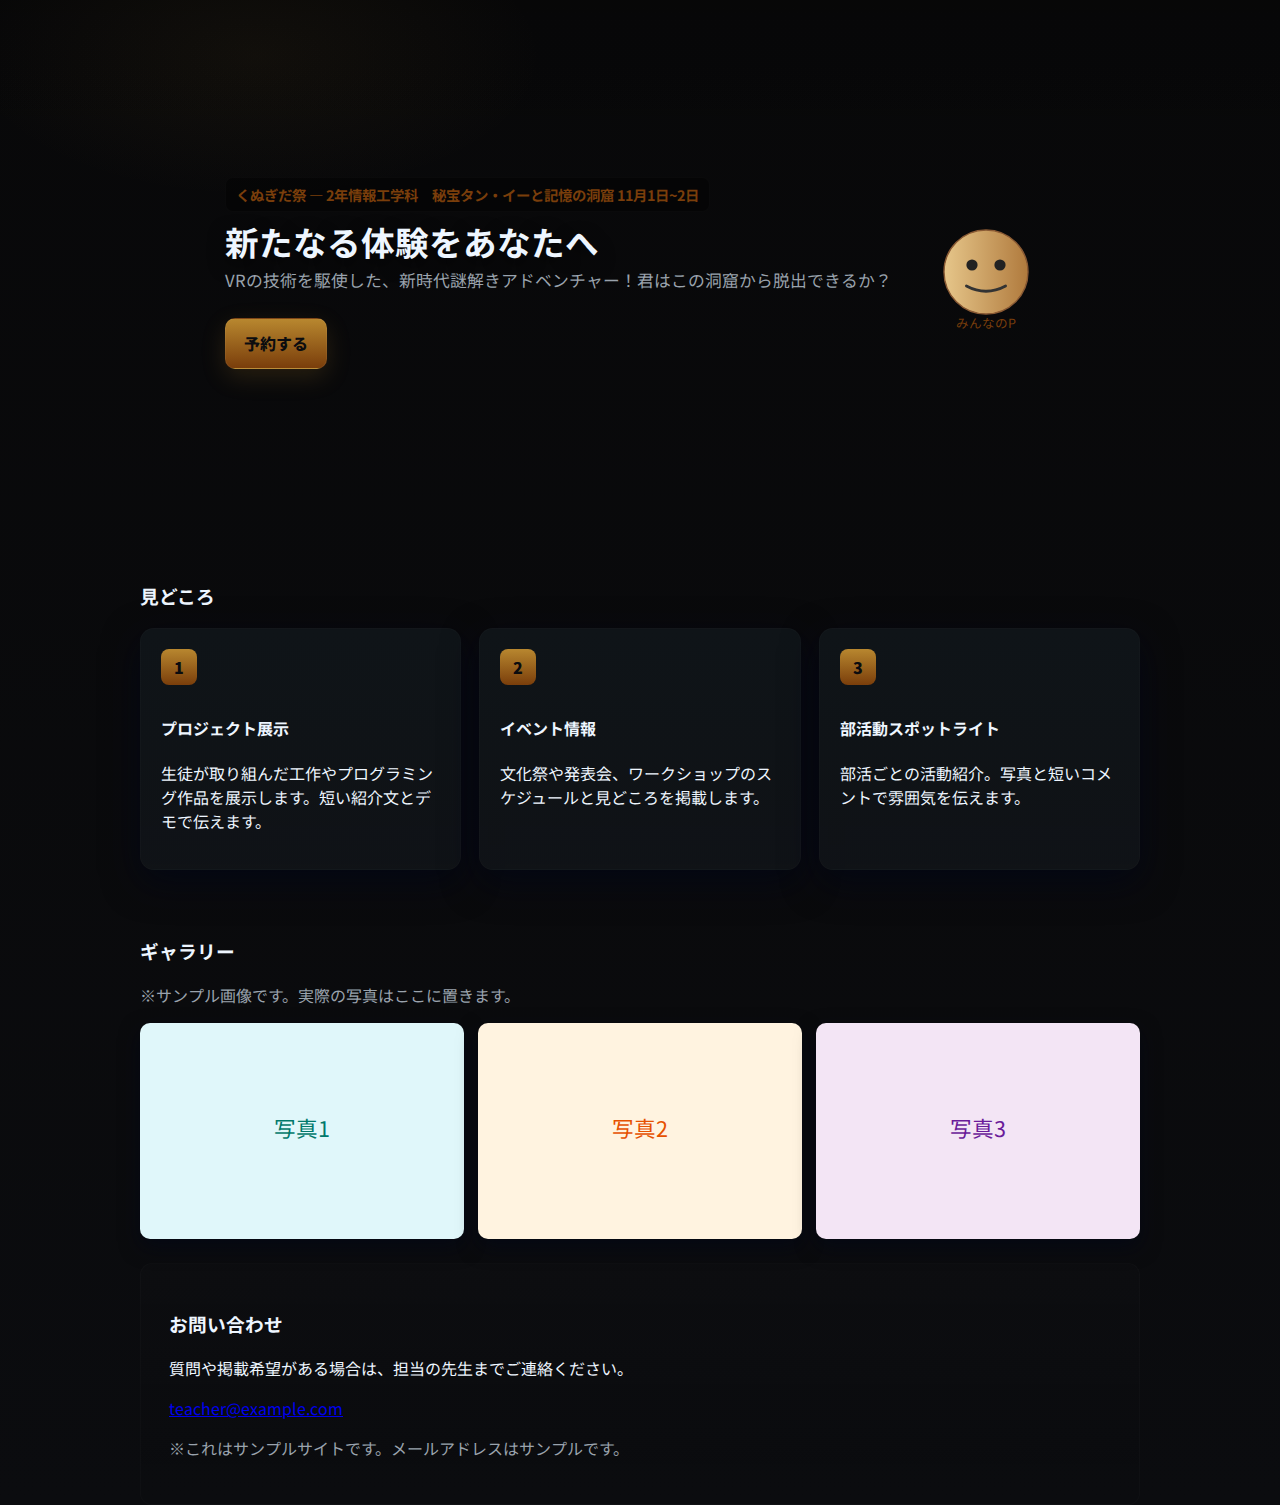
<file: docs/index.html>
<!doctype html>
<html lang="ja">
<head>
  <meta charset="utf-8" />
  <meta name="viewport" content="width=device-width,initial-scale=1" />
  <title>秘宝タン・イーと記憶の洞窟</title>
  <link rel="stylesheet" href="styles.css">
  <link rel="preconnect" href="https://fonts.googleapis.com">
  <link rel="preconnect" href="https://fonts.gstatic.com" crossorigin>
  <link href="https://fonts.googleapis.com/css2?family=Noto+Sans+JP:wght@400;700;900&family=Noto+Serif+JP:wght@400;700&display=swap" rel="stylesheet">
</head>
<body>
  <div id="shared-header" role="banner"></div>

  <main>
    <section class="hero">
      <div class="container hero-inner">
        <div>
          <h2>新たなる体験をあなたへ</h2>
          <p>VRの技術を駆使した、新時代謎解きアドベンチャー！君はこの洞窟から脱出できるか？</p>
          <p><a class="reserve-btn hero-reserve" href="https://machinohige.github.io/reservation" target="_blank" rel="noopener noreferrer" role="button" aria-label="展示の予約ページを開く（別タブ）">予約する</a></p>
        </div>
        <div class="mascot" title="クラスのマスコット">
          <!-- Simple SVG mascot to keep repo lightweight -->
          <svg width="180" height="180" viewBox="0 0 200 200" xmlns="http://www.w3.org/2000/svg" aria-hidden>
            <defs>
              <linearGradient id="g1" x1="0" x2="1">
                <stop offset="0" stop-color="#e6c68a" />
                <stop offset="1" stop-color="#b07a3d" />
              </linearGradient>
            </defs>
            <circle cx="100" cy="90" r="60" fill="url(#g1)" stroke="#8a5a34" stroke-width="2" />
            <circle cx="80" cy="80" r="8" fill="#222" />
            <circle cx="120" cy="80" r="8" fill="#222" />
            <path d="M72 110 Q100 125 128 110" stroke="#333" stroke-width="4" fill="none" stroke-linecap="round" />
            <text x="100" y="170" font-size="18" text-anchor="middle" fill="#c9a951">みんなのP</text>
          </svg>
        </div>
      </div>
    </section>

    <section id="features" class="container features">
      <h3>見どころ</h3>
      <div class="grid">
        <article class="card">
          <h4>プロジェクト展示</h4>
          <p>生徒が取り組んだ工作やプログラミング作品を展示します。短い紹介文とデモで伝えます。</p>
        </article>
        <article class="card">
          <h4>イベント情報</h4>
          <p>文化祭や発表会、ワークショップのスケジュールと見どころを掲載します。</p>
        </article>
        <article class="card">
          <h4>部活動スポットライト</h4>
          <p>部活ごとの活動紹介。写真と短いコメントで雰囲気を伝えます。</p>
        </article>
      </div>
    </section>

    <section id="gallery" class="container gallery">
      <h3>ギャラリー</h3>
      <p class="muted">※サンプル画像です。実際の写真はここに置きます。</p>
      <div class="photos">
        <div class="photo" tabindex="0" aria-label="サンプル写真1"><svg viewBox="0 0 300 200" preserveAspectRatio="xMidYMid slice"><rect width="300" height="200" fill="#e0f7fa" /><text x="50%" y="50%" alignment-baseline="middle" text-anchor="middle" fill="#00796b" font-size="20">写真1</text></svg></div>
        <div class="photo" tabindex="0" aria-label="サンプル写真2"><svg viewBox="0 0 300 200" preserveAspectRatio="xMidYMid slice"><rect width="300" height="200" fill="#fff3e0" /><text x="50%" y="50%" alignment-baseline="middle" text-anchor="middle" fill="#e65100" font-size="20">写真2</text></svg></div>
        <div class="photo" tabindex="0" aria-label="サンプル写真3"><svg viewBox="0 0 300 200" preserveAspectRatio="xMidYMid slice"><rect width="300" height="200" fill="#f3e5f5" /><text x="50%" y="50%" alignment-baseline="middle" text-anchor="middle" fill="#6a1b9a" font-size="20">写真3</text></svg></div>
      </div>
    </section>

    <section id="contact" class="container contact">
      <h3>お問い合わせ</h3>
      <p>質問や掲載希望がある場合は、担当の先生までご連絡ください。</p>
      <p><a href="mailto:teacher@example.com">teacher@example.com</a></p>
      <p class="muted">※これはサンプルサイトです。メールアドレスはサンプルです。</p>
    </section>
  </main>

  <div id="shared-footer" role="contentinfo"></div>

  <script src="script.js"></script>
</body>
</html>
</file>
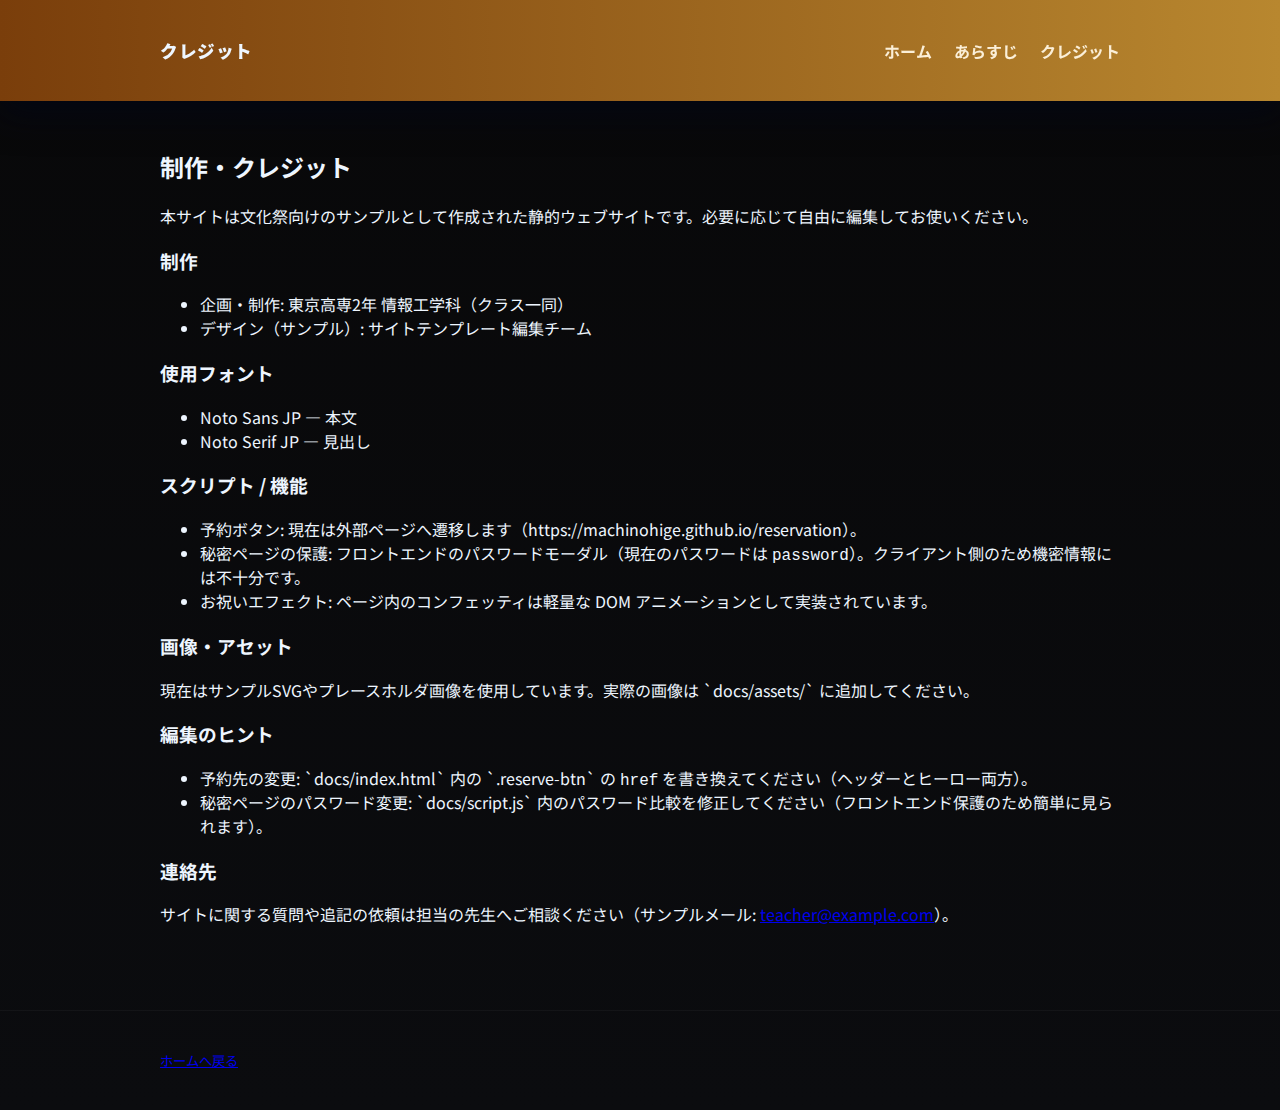
<file: docs/credits.html>
<!doctype html>
<html lang="ja">
<head>
  <meta charset="utf-8" />
  <meta name="viewport" content="width=device-width,initial-scale=1" />
  <title>クレジット — 秘宝タン・イーと記憶の洞窟</title>
  <link rel="stylesheet" href="styles.css">
  <link rel="preconnect" href="https://fonts.googleapis.com">
  <link rel="preconnect" href="https://fonts.gstatic.com" crossorigin>
  <link href="https://fonts.googleapis.com/css2?family=Noto+Sans+JP:wght@400;700;900&family=Noto+Serif+JP:wght@400;700&display=swap" rel="stylesheet">
</head>
<body>
  <header class="site-header">
    <div class="container">
      <h1 class="logo">クレジット</h1>
      <nav class="main-nav" aria-label="グローバルナビ">
        <a href="index.html">ホーム</a>
        <a href="summary.html">あらすじ</a>
        <a href="#credits">クレジット</a>
      </nav>
    </div>
  </header>

  <main class="container">
    <section id="credits" class="credits">
      <h2>制作・クレジット</h2>
      <p>本サイトは文化祭向けのサンプルとして作成された静的ウェブサイトです。必要に応じて自由に編集してお使いください。</p>

      <h3>制作</h3>
      <ul>
        <li>企画・制作: 東京高専2年 情報工学科（クラス一同）</li>
        <li>デザイン（サンプル）: サイトテンプレート編集チーム</li>
      </ul>

      <h3>使用フォント</h3>
      <ul>
        <li>Noto Sans JP — 本文</li>
        <li>Noto Serif JP — 見出し</li>
      </ul>

      <h3>スクリプト / 機能</h3>
      <ul>
        <li>予約ボタン: 現在は外部ページへ遷移します（https://machinohige.github.io/reservation）。</li>
        <li>秘密ページの保護: フロントエンドのパスワードモーダル（現在のパスワードは <code>password</code>）。クライアント側のため機密情報には不十分です。</li>
        <li>お祝いエフェクト: ページ内のコンフェッティは軽量な DOM アニメーションとして実装されています。</li>
      </ul>

      <h3>画像・アセット</h3>
      <p>現在はサンプルSVGやプレースホルダ画像を使用しています。実際の画像は `docs/assets/` に追加してください。</p>

      <h3>編集のヒント</h3>
      <ul>
        <li>予約先の変更: `docs/index.html` 内の `.reserve-btn` の <code>href</code> を書き換えてください（ヘッダーとヒーロー両方）。</li>
        <li>秘密ページのパスワード変更: `docs/script.js` 内のパスワード比較を修正してください（フロントエンド保護のため簡単に見られます）。</li>
      </ul>

      <h3>連絡先</h3>
      <p>サイトに関する質問や追記の依頼は担当の先生へご相談ください（サンプルメール: <a href="mailto:teacher@example.com">teacher@example.com</a>）。</p>
    </section>
  </main>

  <footer class="site-footer">
    <div class="container">
      <small><a href="index.html">ホームへ戻る</a></small>
    </div>
  </footer>

  <script src="script.js"></script>
</body>
</html>
</file>
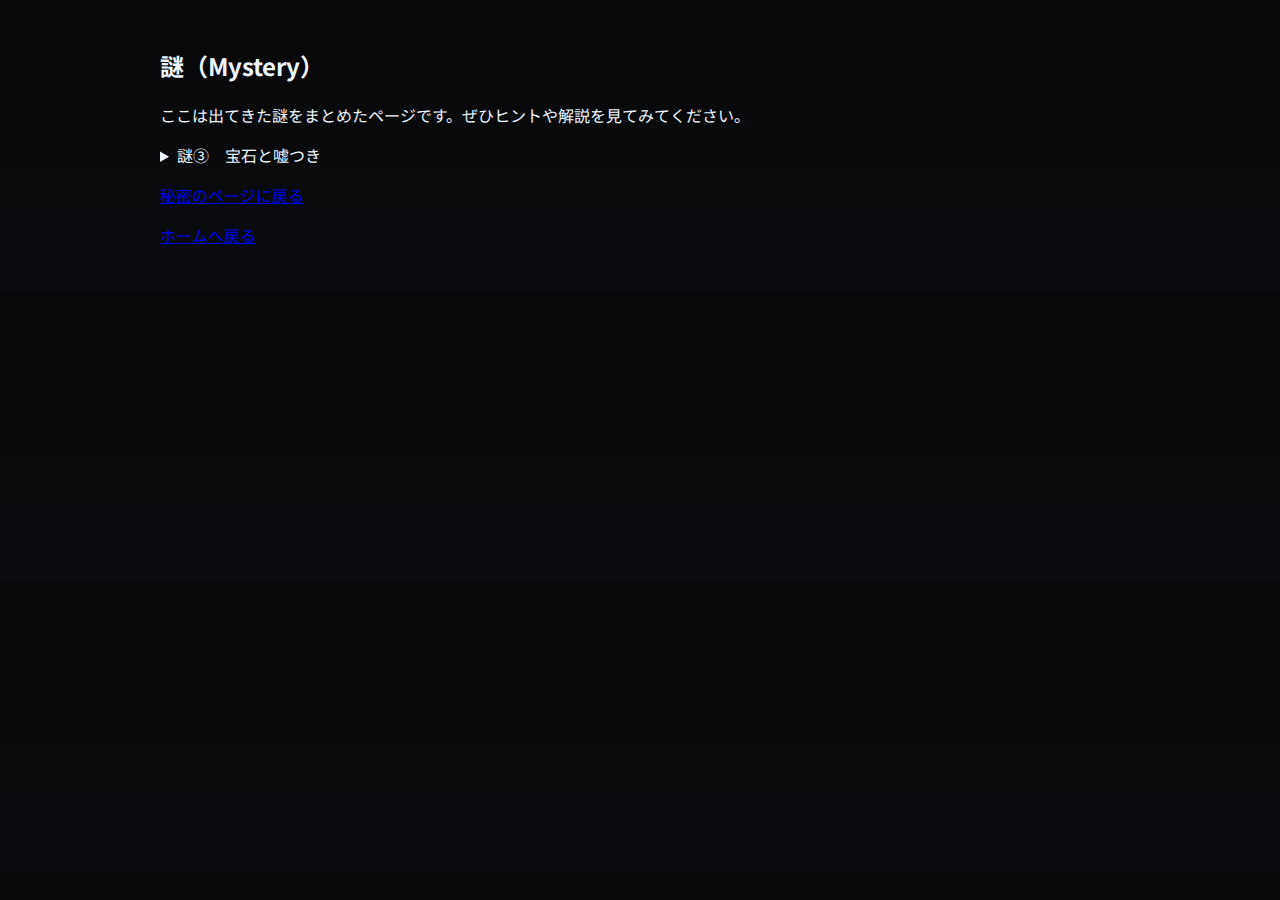
<file: docs/mystery.html>
<!doctype html>
<html lang="ja">

<head>
    <meta charset="utf-8">
    <meta name="viewport" content="width=device-width,initial-scale=1">
    <title>謎の一覧 — 秘宝タン・イーと記憶の洞窟</title>
    <link rel="stylesheet" href="styles.css">
    <link rel="preconnect" href="https://fonts.googleapis.com">
    <link rel="preconnect" href="https://fonts.gstatic.com" crossorigin>
    <link
        href="https://fonts.googleapis.com/css2?family=Noto+Sans+JP:wght@400;700;900&family=Noto+Serif+JP:wght@400;700&display=swap"
        rel="stylesheet">
</head>

<body>
    <div id="shared-header" role="banner"></div>

    <main class="container">
        <section>
            <h2>謎（Mystery）</h2>
            <p>ここは出てきた謎をまとめたページです。ぜひヒントや解説を見てみてください。</p>

            <div class="accordion" role="tablist" aria-label="宝石と嘘つき">
                <details>
                    <summary id="section-gem-liar">謎③　宝石と嘘つき</summary>
                    <div class="panel-content" role="region" aria-labelledby="section-gem-liar">
                        <p>むかしむかし、うっそうとした山のふもとに小さな村がありました。周囲は熱帯雨林に覆われ、都市に通じる道は砂利の細い道、ただ一つ。外部からの人の出入りはほとんどありませんでした。
                            村では今日も、鳥がさえずり、葉がそよ風にあおられ、沢の水がしたたり、蝶が宙を舞っていました。
                            そのとき突然、大きな声が村の中をこだましました。</p>

                        <p>「たいへんだ！宝石がなくなった！」</p>

                        <p>村人たちは驚き、慌てふためきながら家をとび出しました。平穏な時間が流れていた村は、すぐに、緊迫した、ピリピリした、そのような空気に包まれました。
                            一体何が起きたのか。それはすぐに明らかになりました。村で大切にされてきた宝石がなくなっていたのです。
                            すぐに、村の中心にある、丸太で建てられた古めかしい会議所で、臨時の会議が執り行われました。目的はただ一つ。宝石が何故なくなったかを特定するためです。</p>

                        <p>しばらくするうちに、宝石は盗まれたらしいということが分かり、容疑者が４人にしぼられました。兵士Aと、細工師Bと、研究家Cと、坑夫Dです。しかし、彼らにもいいぶんはあります。勝手に犯人にされても困りますからね。
                        </p>

                        <p>彼らのやり取りは次のとおりでした。</p>

                        <p>兵士A「パスワードを知っているのは細工師だけだ。細工師が犯人に違いない！」</p>
                        <p>細工師B「朝に宝石を磨きに行ったき、夜にAと酒屋で飲んだんだけど。ごめん。二日酔いで昨日のことはあまり思い出せないんだ。すまない。」
                        </p>
                        <p>研究家C「私はきのうの朝に坑道の調査をしていました。その後、昼にBと酒屋でずっと飲んでいました。普段飲まないのにあんなに酔っぱらっていたから何もできないと思います。」
                        </p>
                        <p>坑夫D「朝に研究家の調査の手伝いをしたぜ。ああ、そういえば昼にAが坑道の前にいたのが気になったぜ。」</p>
                        <p>兵士A「昼に神父様から頼まれて宝石の警備を同僚としていた。警備の前に宝石を確認したが、盗まれていなかった。」
                        </p>

                        <p>だれの言葉がほんとうなのか、村人たちにはさっぱりわかりません。そのとき兵士Aがいいました。 「神父さまに神の導きをたのんではどうだろう。」</p>

                        <p>神父は目をとじ、手をあわせて祈りました。すると、不思議な光が屋根からさしこみ、ひとりの人物を照らしました。――それは、研究家Cでした。</p>

                        <p>「神さまのお告げです。犯人は研究家Cです。」神父のことばに村人たちはおどろきました。研究家Cは顔をまっ赤にしてさけびました。「ちがう！　僕じゃない！」けれども神父はおごそかに言いました。「これは神の導きなのです。」
                        </p>

                        <p>すると研究家Cは急に走りだし、坑道へとにげこみました。手にしていたタン・イーの力で大きな門をかたく閉ざし、村人たちが入れないようにしてしまいました。村人たちはどうしたらよいか分からず、ただ立ちつくすだけでした。
                        </p>

                                                <p>村人たちにはわかっていませんでした。<br>「神の導き」とは、ただ従えばよいものではなく、それをどのよういかせるかが大切であると。</p>

                                                <div class="nazo-images" style="display:flex;gap:12px;flex-wrap:wrap;margin-top:18px;">
                                                    <img src="assets/nazo-3-1.png" alt="謎3-1" style="width:48%;max-width:360px;height:auto;border-radius:8px;border:1px solid rgba(255,255,255,0.04);box-shadow:var(--shadow-soft)" />
                                                    <img src="assets/nazo-3-2.png" alt="謎3-2" style="width:48%;max-width:360px;height:auto;border-radius:8px;border:1px solid rgba(255,255,255,0.04);box-shadow:var(--shadow-soft)" />
                                                </div>
                    </div>
                </details>
            </div>


            <p><a href="secret.html">秘密のページに戻る</a></p>
            <p><a href="index.html">ホームへ戻る</a></p>
        </section>
    </main>

    <div id="shared-footer" role="contentinfo"></div>

    <script src="script.js"></script>
</body>

</html>
</file>
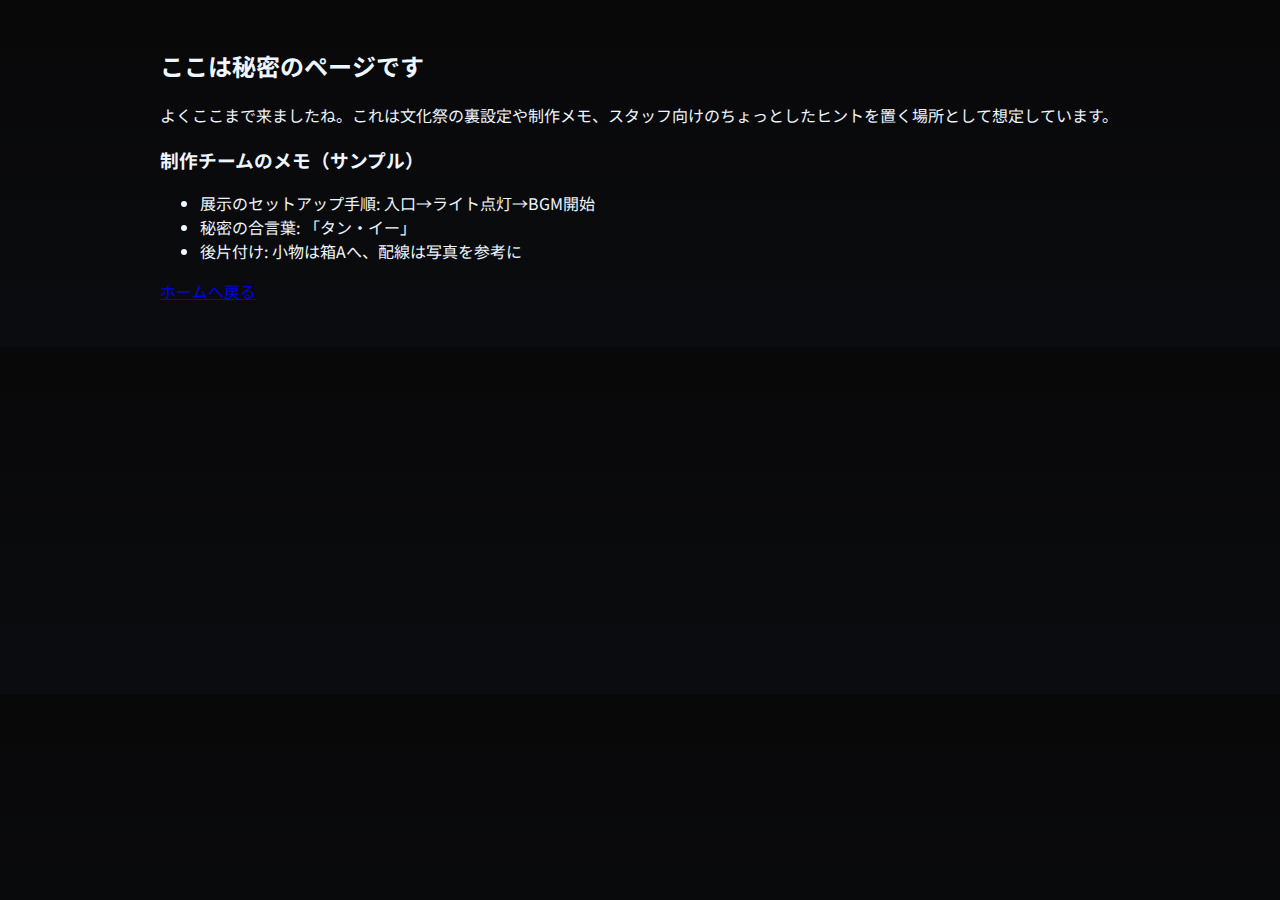
<file: docs/secret.html>
<!doctype html>
<html lang="ja">
<head>
  <meta charset="utf-8">
  <meta name="viewport" content="width=device-width,initial-scale=1">
  <title>秘密のページ — 秘宝タン・イー</title>
  <link rel="stylesheet" href="styles.css">
  <link rel="preconnect" href="https://fonts.googleapis.com">
  <link rel="preconnect" href="https://fonts.gstatic.com" crossorigin>
  <link href="https://fonts.googleapis.com/css2?family=Noto+Sans+JP:wght@400;700;900&family=Noto+Serif+JP:wght@400;700&display=swap" rel="stylesheet">
</head>
<body>
  <div id="shared-header" role="banner"></div>

  <main class="container">
    <section>
      <h2>ここは秘密のページです</h2>
      <p>よくここまで来ましたね。これは文化祭の裏設定や制作メモ、スタッフ向けのちょっとしたヒントを置く場所として想定しています。</p>
      <h3>制作チームのメモ（サンプル）</h3>
      <ul>
        <li>展示のセットアップ手順: 入口→ライト点灯→BGM開始</li>
        <li>秘密の合言葉: 「タン・イー」</li>
        <li>後片付け: 小物は箱Aへ、配線は写真を参考に</li>
      </ul>
      <p><a href="index.html">ホームへ戻る</a></p>
    </section>
  </main>

  <div id="shared-footer" role="contentinfo"></div>

  <script src="script.js"></script>
</body>
</html>
</file>
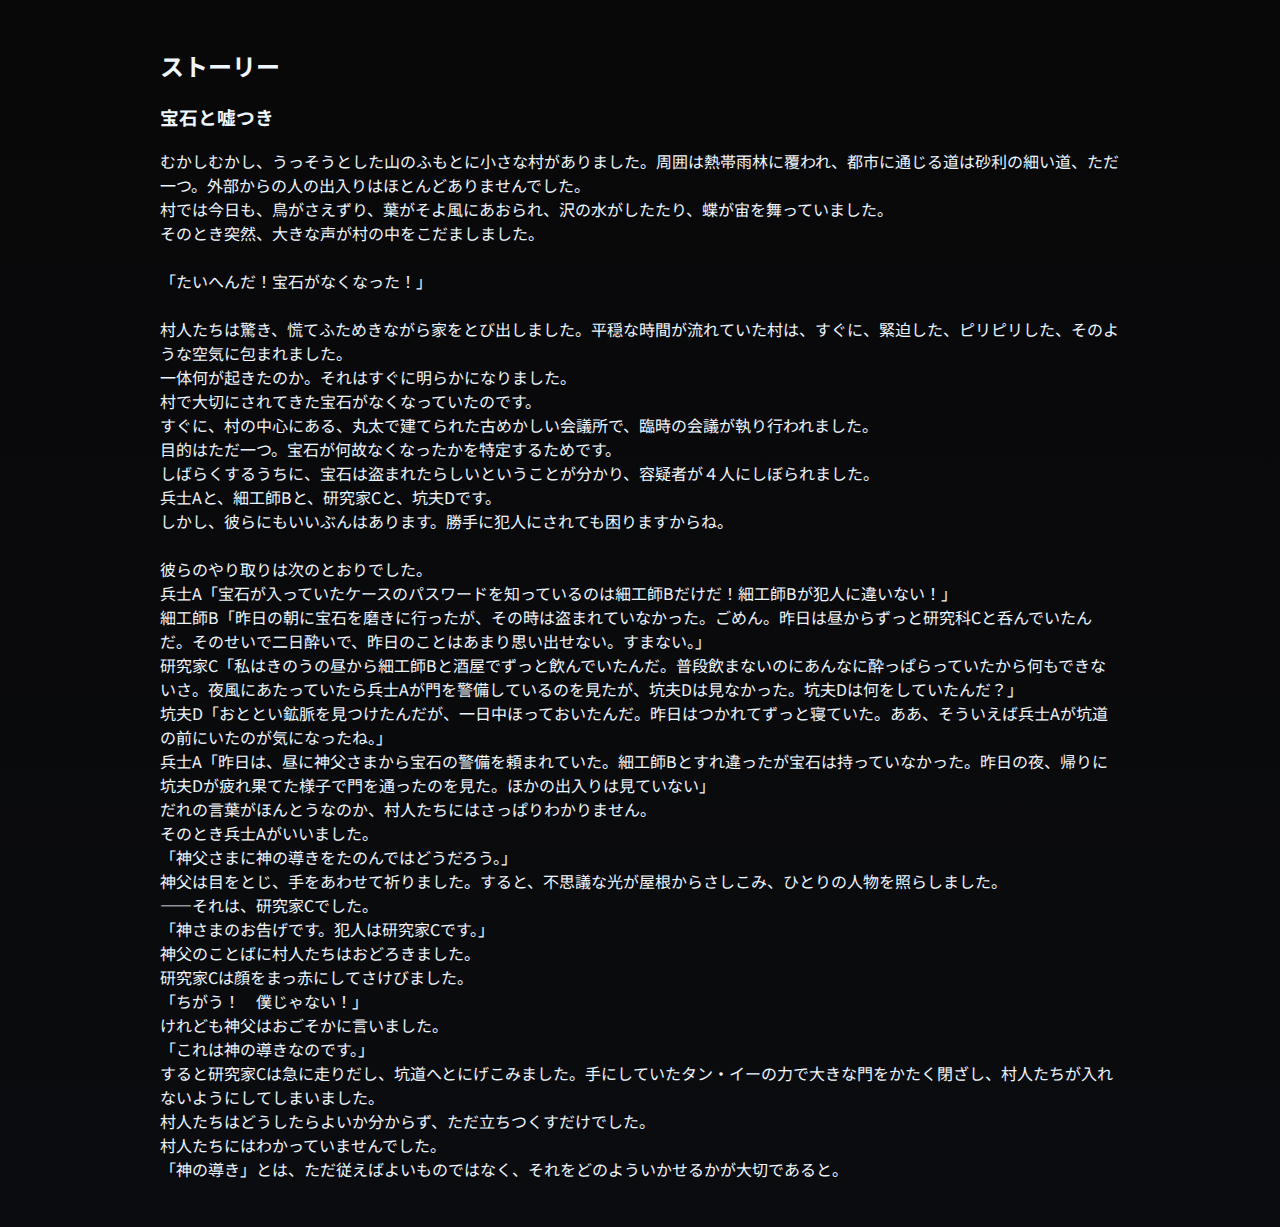
<file: docs/summary.html>
<!doctype html>
<html lang="ja">

<head>
  <meta charset="utf-8">
  <meta name="viewport" content="width=device-width,initial-scale=1">
  <title>あらすじ — 秘宝タン・イーと記憶の洞窟</title>
  <link rel="stylesheet" href="styles.css">
  <link rel="preconnect" href="https://fonts.googleapis.com">
  <link rel="preconnect" href="https://fonts.gstatic.com" crossorigin>
  <link
    href="https://fonts.googleapis.com/css2?family=Noto+Sans+JP:wght@400;700;900&family=Noto+Serif+JP:wght@400;700&display=swap"
    rel="stylesheet">
</head>

<body>
  <div id="shared-header" role="banner"></div>

  <main class="container">
    <section class="summary">
      <h2>ストーリー</h2>
      <h3>宝石と嘘つき</h3>
      <p>むかしむかし、うっそうとした山のふもとに小さな村がありました。周囲は熱帯雨林に覆われ、都市に通じる道は砂利の細い道、ただ一つ。外部からの人の出入りはほとんどありませんでした。<br>
        村では今日も、鳥がさえずり、葉がそよ風にあおられ、沢の水がしたたり、蝶が宙を舞っていました。<br>
        そのとき突然、大きな声が村の中をこだましました。<br><br>

        「たいへんだ！宝石がなくなった！」<br><br>

        村人たちは驚き、慌てふためきながら家をとび出しました。平穏な時間が流れていた村は、すぐに、緊迫した、ピリピリした、そのような空気に包まれました。<br>
        一体何が起きたのか。それはすぐに明らかになりました。<br>
        村で大切にされてきた宝石がなくなっていたのです。<br>
        すぐに、村の中心にある、丸太で建てられた古めかしい会議所で、臨時の会議が執り行われました。<br>
        目的はただ一つ。宝石が何故なくなったかを特定するためです。<br>
        しばらくするうちに、宝石は盗まれたらしいということが分かり、容疑者が４人にしぼられました。<br>
        兵士Aと、細工師Bと、研究家Cと、坑夫Dです。<br>
        しかし、彼らにもいいぶんはあります。勝手に犯人にされても困りますからね。<br><br>

        彼らのやり取りは次のとおりでした。<br>
        兵士A「宝石が入っていたケースのパスワードを知っているのは細工師Bだけだ！細工師Bが犯人に違いない！」<br>
        細工師B「昨日の朝に宝石を磨きに行ったが、その時は盗まれていなかった。ごめん。昨日は昼からずっと研究科Cと呑んでいたんだ。そのせいで二日酔いで、昨日のことはあまり思い出せない。すまない。」<br>
        研究家C「私はきのうの昼から細工師Bと酒屋でずっと飲んでいたんだ。普段飲まないのにあんなに酔っぱらっていたから何もできないさ。夜風にあたっていたら兵士Aが門を警備しているのを見たが、坑夫Dは見なかった。坑夫Dは何をしていたんだ？」<br>
        坑夫D「おととい鉱脈を見つけたんだが、一日中ほっておいたんだ。昨日はつかれてずっと寝ていた。ああ、そういえば兵士Aが坑道の前にいたのが気になったね。」<br>
        兵士A「昨日は、昼に神父さまから宝石の警備を頼まれていた。細工師Bとすれ違ったが宝石は持っていなかった。昨日の夜、帰りに坑夫Dが疲れ果てた様子で門を通ったのを見た。ほかの出入りは見ていない」<br>
        だれの言葉がほんとうなのか、村人たちにはさっぱりわかりません。<br>
        そのとき兵士Aがいいました。<br>
        「神父さまに神の導きをたのんではどうだろう。」<br>
        神父は目をとじ、手をあわせて祈りました。すると、不思議な光が屋根からさしこみ、ひとりの人物を照らしました。<br>
        ――それは、研究家Cでした。<br>
        「神さまのお告げです。犯人は研究家Cです。」<br>
        神父のことばに村人たちはおどろきました。<br>
        研究家Cは顔をまっ赤にしてさけびました。<br>
        「ちがう！　僕じゃない！」<br>
        けれども神父はおごそかに言いました。<br>
        「これは神の導きなのです。」<br>
        すると研究家Cは急に走りだし、坑道へとにげこみました。手にしていたタン・イーの力で大きな門をかたく閉ざし、村人たちが入れないようにしてしまいました。<br>
        村人たちはどうしたらよいか分からず、ただ立ちつくすだけでした。<br>
        村人たちにはわかっていませんでした。<br>
        「神の導き」とは、ただ従えばよいものではなく、それをどのよういかせるかが大切であると。</p>
      <h3></h3>
    </section>
  </main>

  <div id="shared-footer" role="contentinfo"></div>

  <script src="script.js"></script>
</body>

</html>
</file>
<file: docs/styles.css>
:root{
  /* Dark, dramatic "adventure" palette */
  --bg: #0b0c0f; /* deep near-black */
  --card: #0f1418; /* slightly lighter card */
  --muted: #9aa3ad; /* cool gray for secondary text */
  --text: #eef6ff; /* off-white for main text */
  --accent: #b8872f; /* warm gold */
  --accent-2: #7a3e0b; /* deep amber / burnt sienna */
  --glass: rgba(255,255,255,0.03);
  --shadow: 0 12px 36px rgba(2,6,23,0.7);
  font-size:16px;
}
*{box-sizing:border-box}
body{font-family:"Noto Sans JP", system-ui, -apple-system, "Segoe UI", Roboto, "Helvetica Neue", Arial; background:linear-gradient(180deg, #080809 0%, var(--bg) 100%); color:var(--text); margin:0; -webkit-font-smoothing:antialiased}
.container{max-width:1000px;padding:28px 20px;margin:0 auto}
.site-header{background:linear-gradient(90deg,var(--accent-2),var(--accent));color:var(--text);padding:14px 0;box-shadow:var(--shadow)}
.site-header .container{display:flex;align-items:center;justify-content:space-between}
.logo{font-weight:900;margin:0;font-size:1.1rem;letter-spacing:0.6px}
.reserve-btn{margin-left:18px;display:inline-block;padding:10px 14px;border-radius:10px;background:linear-gradient(180deg,var(--accent),var(--accent-2));color:#0b0c0f;font-weight:800;text-decoration:none;box-shadow:0 8px 24px rgba(184,131,47,0.18);border:1px solid rgba(255,255,255,0.05)}
.reserve-btn:focus,.reserve-btn:hover{transform:translateY(-3px);box-shadow:0 14px 36px rgba(122,62,11,0.32)}
nav a{color:rgba(255,246,225,0.95);text-decoration:none;margin-left:18px;font-weight:700}

/* hero-specific reserve button tweaks */
.hero .reserve-btn{margin-left:0;margin-top:12px;padding:12px 18px;font-size:1rem}

@media (max-width:760px){
  .hero .reserve-btn{width:86%;max-width:320px}
}
.hero{padding:48px 0}
.hero-inner{display:flex;gap:24px;align-items:center}
.hero h2{margin:0 0 10px;font-size:1.8rem;color:var(--text);text-shadow:0 6px 18px rgba(0,0,0,0.6)}
.hero p{margin:0 0 12px;color:var(--muted);line-height:1.6}
.cta{display:inline-block;background:linear-gradient(180deg,var(--accent),var(--accent-2));color:#0b0c0f;padding:10px 16px;border-radius:12px;text-decoration:none;font-weight:800;box-shadow:0 10px 24px rgba(184,131,47,0.18)}
.mascot{display:flex;align-items:center;justify-content:center}
.features{padding:24px 0}
.features h3{margin-top:0;color:var(--text)}
.grid{display:grid;grid-template-columns:repeat(auto-fit,minmax(220px,1fr));gap:18px}
.card{background:linear-gradient(180deg,var(--card), rgba(17,20,24,0.9));padding:16px;border-radius:12px;box-shadow:var(--shadow);border:1px solid rgba(255,255,255,0.02)}
.gallery{padding:24px 0}
.muted{color:var(--muted)}
.photos{display:grid;grid-template-columns:repeat(auto-fit,minmax(140px,1fr));gap:12px}
.photo{background:linear-gradient(180deg, rgba(255,255,255,0.02), rgba(255,255,255,0.01));border-radius:10px;overflow:hidden;cursor:pointer;display:flex;align-items:center;justify-content:center;padding:6px;box-shadow:0 8px 20px rgba(2,6,23,0.6);transition:transform .18s ease, box-shadow .18s ease}
.photo:focus,.photo:hover{transform:translateY(-6px);box-shadow:0 18px 42px rgba(2,6,23,0.75)}
.contact{padding:24px 0}
.site-footer{border-top:1px solid rgba(255,255,255,0.04);padding:12px 0;margin-top:40px;background:transparent}
.site-footer .container{display:flex;align-items:center;justify-content:space-between}
.mini{background:transparent;border:1px solid rgba(255,255,255,0.04);padding:6px 10px;border-radius:8px;color:var(--text);cursor:pointer}

/* responsive tweaks */
@media (max-width:760px){
  .hero-inner{flex-direction:column;text-align:center}
  nav a{margin-left:10px}
}

/* small playful confetti pieces (JS will add them) */
.confetti-piece{position:fixed;width:10px;height:14px;pointer-events:none;z-index:9999;border-radius:2px;opacity:0.95}

/* Mobile / hamburger menu styles */
.menu-toggle{display:none;border:0;background:transparent;color:var(--text);font-size:22px;padding:8px 10px;border-radius:8px;cursor:pointer}
.main-nav a{color:rgba(255,246,225,0.95);text-decoration:none;margin-left:18px;font-weight:700}

/* mobile: hide desktop nav, show hamburger */
@media (max-width:760px){
  .main-nav{display:none}
  .menu-toggle{display:inline-block}
  .reserve-btn{margin-left:8px}
}

/* mobile nav overlay */
.mobile-nav{position:fixed;inset:0;display:flex;align-items:flex-start;justify-content:center;padding-top:64px;padding-left:18px;padding-right:18px;background:rgba(2,6,23,0.85);backdrop-filter:blur(6px);opacity:0;pointer-events:none;transition:opacity .2s ease, transform .22s ease;transform:translateY(-6%);z-index:180}
.mobile-nav.open{opacity:1;pointer-events:auto;transform:translateY(0)}
.mobile-nav-inner{max-width:420px;width:100%;background:linear-gradient(180deg,#0b0c0f,#111418);border-radius:12px;padding:20px;border:1px solid rgba(255,255,255,0.03);box-shadow:0 18px 48px rgba(2,6,23,0.8)}
.mobile-nav nav{display:flex;flex-direction:column;gap:12px;margin-top:6px}
.mobile-nav a{color:var(--text);text-decoration:none;padding:12px 14px;border-radius:8px;background:rgba(255,255,255,0.02);font-weight:700}
.mobile-close{position:absolute;right:22px;top:22px;background:transparent;border:0;color:var(--muted);font-size:20px;cursor:pointer}

/* Ensure mascot and hero scale nicely on narrow devices */
.mascot svg{max-width:140px;height:auto}


/* ---------- Festival / 文化祭 layout polish ---------- */
/* Make header sticky so reservation button is always reachable */
.site-header{position:sticky;top:0;z-index:60;padding-top:10px;padding-bottom:10px}
.site-header .container{align-items:center;gap:12px}

/* Emphasize hero for event landing */
.hero{padding:56px 0;min-height:62vh;display:flex;align-items:center}
.hero-inner{align-items:center}
.hero{background-image: radial-gradient(ellipse at 20% 10%, rgba(186,142,56,0.06), transparent 20%), linear-gradient(180deg, rgba(0,0,0,0.18), transparent 30%)}
.hero h2{font-size:2.1rem;line-height:1.05;margin-bottom:8px}
.hero p{font-size:1.05rem}

/* Add event meta ribbon in the hero using pseudo-element */
.hero .container > div:first-child{position:relative}
.hero .container > div:first-child::before{
  content: "くぬぎだ祭 — 2年情報工学科　秘宝タン・イーと記憶の洞窟 11月1日~2日";
  display:inline-block;padding:6px 10px;border-radius:8px;background:rgba(0,0,0,0.35);color:var(--accent-2);font-weight:700;margin-bottom:12px;border:1px solid rgba(255,255,255,0.02);font-size:0.9rem
}

/* Make mascot slightly darker to fit the mood (targets inline svg shapes) */
.mascot svg circle:first-of-type{fill:linear-gradient(#603913,#b8872f)}
.mascot svg text{fill:var(--accent-2)}

/* Feature cards: numbered badges and stronger spacing */
.card{padding:20px;border-radius:14px}
.card::before{content:counter(card);counter-increment:card;display:inline-flex;align-items:center;justify-content:center;width:36px;height:36px;border-radius:8px;margin-bottom:10px;background:linear-gradient(180deg,var(--accent),var(--accent-2));color:#0b0c0f;font-weight:900}
.grid{counter-reset:card}

/* Gallery: larger preview feel and overlay caption */
.photos{grid-template-columns:repeat(auto-fit,minmax(200px,1fr));gap:14px}
.photo{position:relative;padding:0}
.photo svg, .photo img{width:100%;height:100%;display:block}
.photo::after{content:"拡大して見る";position:absolute;left:50%;top:50%;transform:translate(-50%,-50%);background:rgba(10,10,10,0.5);color:var(--text);padding:6px 10px;border-radius:8px;opacity:0;transition:opacity .18s ease}
.photo:hover::after,.photo:focus::after{opacity:1}

/* Contact: make it look like a reservation info panel */
.contact{background:linear-gradient(180deg, rgba(255,255,255,0.01), rgba(255,255,255,0.00));padding:28px;border-radius:12px;border:1px solid rgba(255,255,255,0.02)}

/* Modal styles (injected by JS) */
.modal-backdrop{position:fixed;inset:0;background:rgba(2,6,23,0.7);display:flex;align-items:center;justify-content:center;z-index:200}
.modal{background:linear-gradient(180deg,#0f1214,#111418);padding:20px;border-radius:12px;max-width:520px;width:92%;box-shadow:0 20px 60px rgba(2,6,23,0.8);border:1px solid rgba(255,255,255,0.03);color:var(--text)}
.modal h4{margin:0 0 8px}
.modal label{display:block;font-size:0.9rem;margin-top:10px;color:var(--muted)}
.modal input,.modal textarea,.modal select{width:100%;padding:10px;margin-top:6px;border-radius:8px;border:1px solid rgba(255,255,255,0.04);background:rgba(255,255,255,0.02);color:var(--text)}
.modal .row{display:flex;gap:8px}
.modal .row .col{flex:1}
.modal .actions{display:flex;gap:10px;justify-content:flex-end;margin-top:14px}
.btn-ghost{background:transparent;border:1px solid rgba(255,255,255,0.06);padding:8px 12px;border-radius:8px;color:var(--text);cursor:pointer}
.btn-primary{background:linear-gradient(180deg,var(--accent),var(--accent-2));color:#0b0c0f;padding:8px 12px;border-radius:8px;border:0;cursor:pointer}

/* small screen tweaks */
@media (max-width:520px){
  .hero h2{font-size:1.5rem}
  .card::before{width:30px;height:30px}
}
</file>
